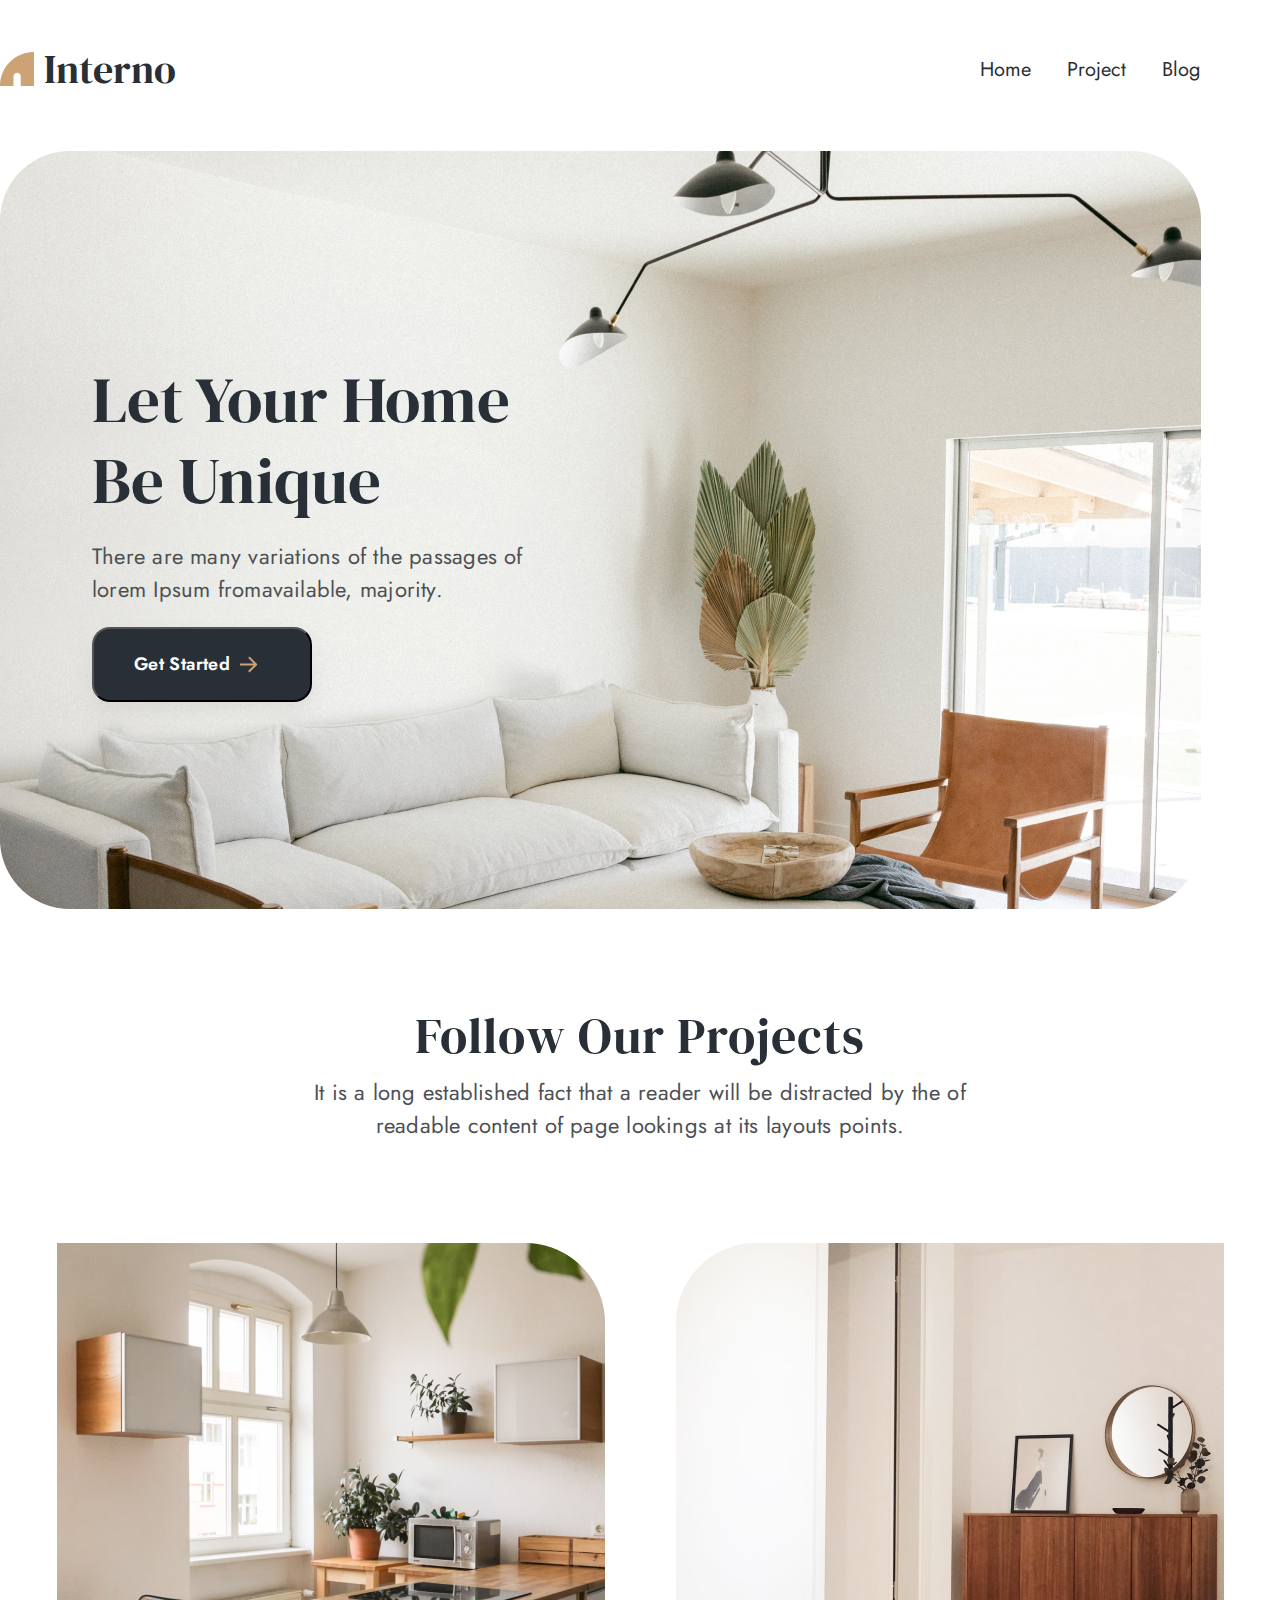
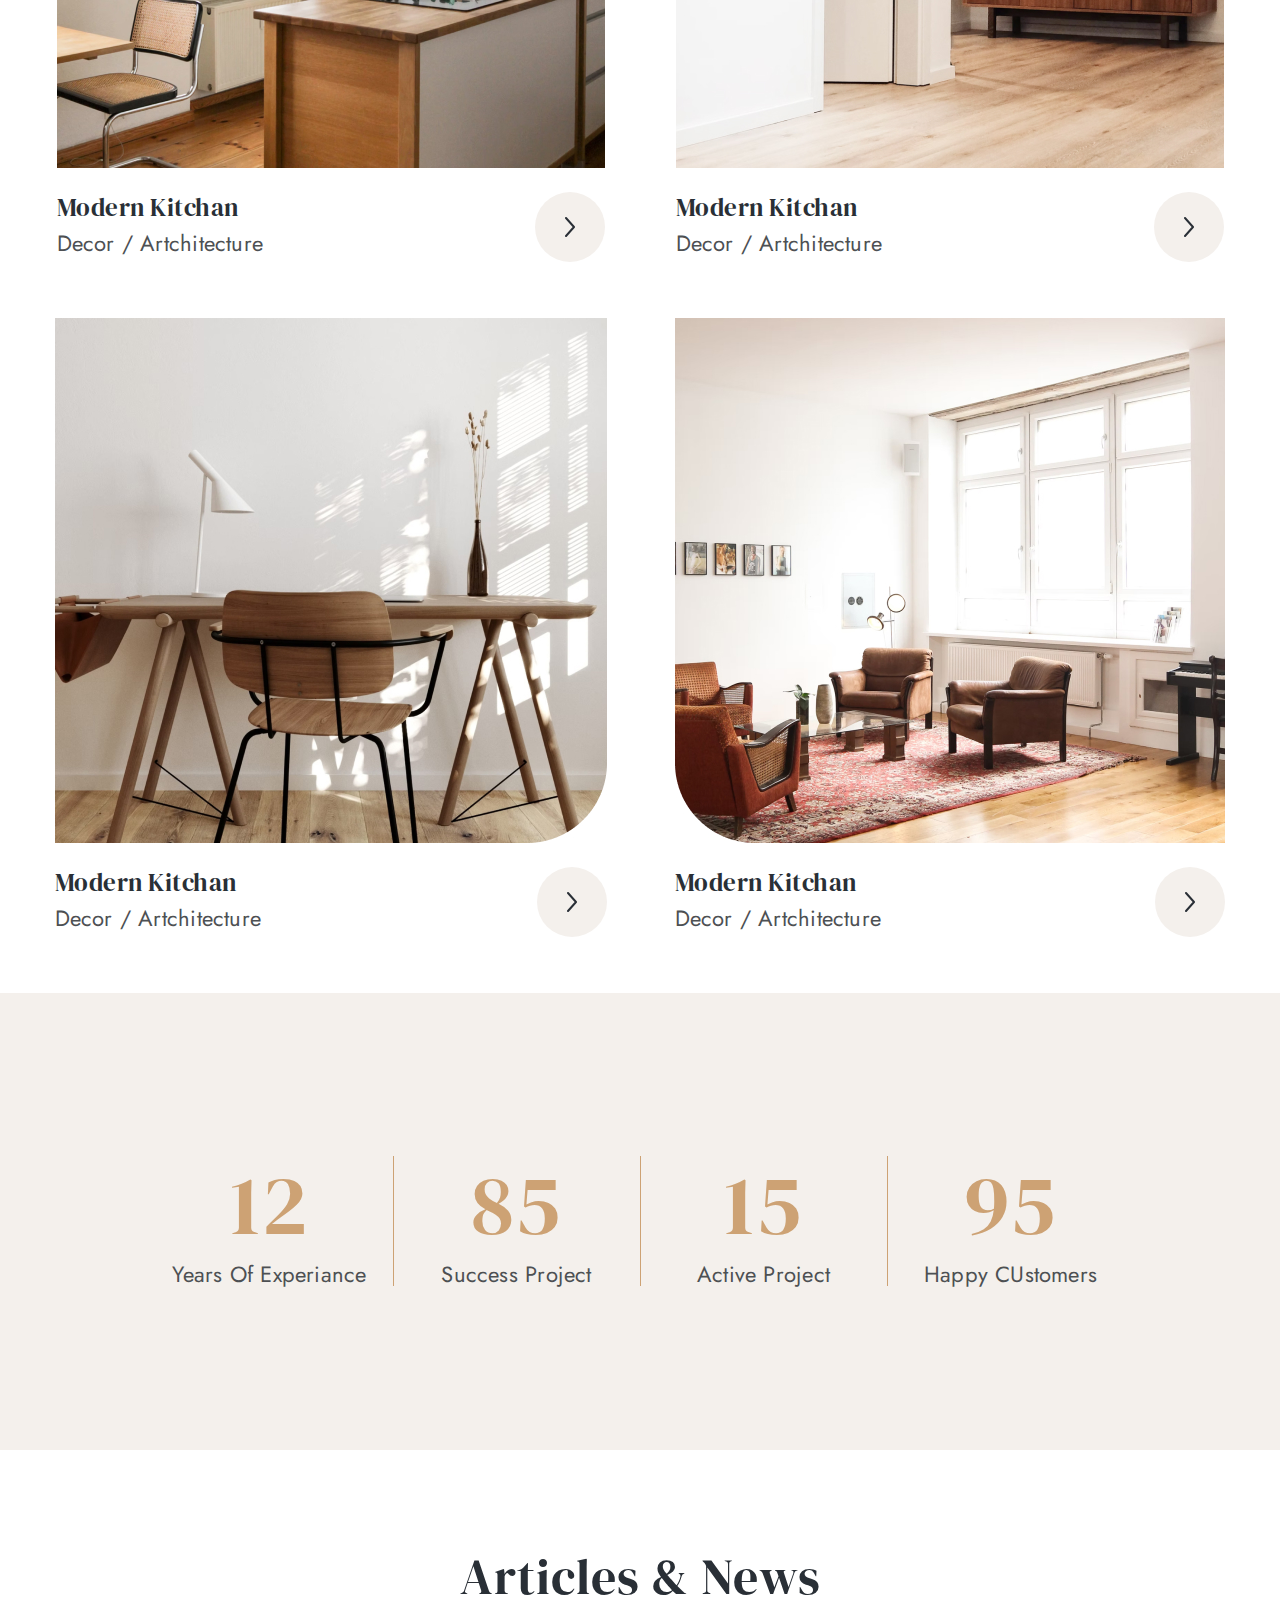
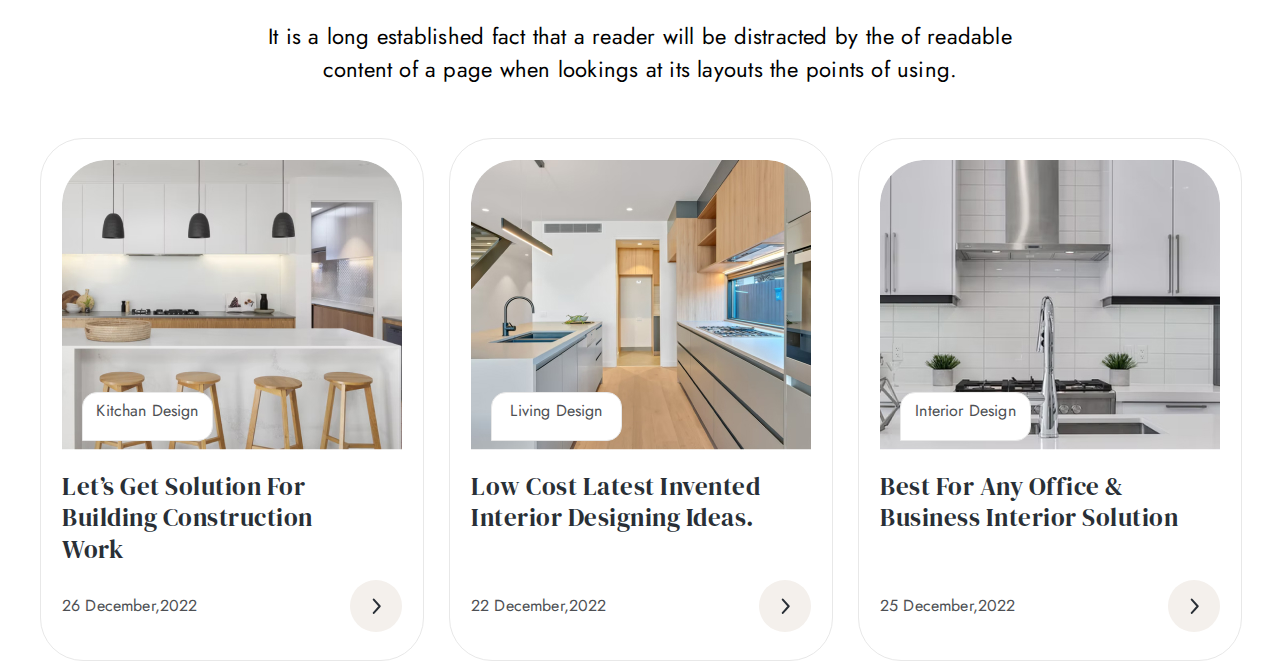
<file: index.html>
<!DOCTYPE html>
<html lang="en">

<head>
    <meta charset="UTF-8">
    <meta name="viewport" content="width=device-width, initial-scale=1.0">
    <link rel="stylesheet" href="style.css">
    <link rel="preconnect" href="https://fonts.googleapis.com">
    <link rel="preconnect" href="https://fonts.gstatic.com" crossorigin>
    <link href="https://fonts.googleapis.com/css2?family=DM+Serif+Display:ital@0;1&display=swap" rel="stylesheet">
    <link rel="preconnect" href="https://fonts.googleapis.com">
    <link rel="preconnect" href="https://fonts.gstatic.com" crossorigin>
    <link
        href="https://fonts.googleapis.com/css2?family=DM+Serif+Display&family=Jost:ital,wght@0,100..900;1,100..900&display=swap"
        rel="stylesheet">
    <title>Document</title>
</head>

<body>
    <header class="header center">
        <div class="header_logo">
            <img class="header_logo_img" src="img/Logo.svg" alt="logo">
            <h2 class="header_logo_title">Interno</h2>
        </div>
        <div class="header_menubar">
            <a class="header_menubar_link" href="#">Home</a>
            <a class="header_menubar_link" href="#">Project</a>
            <a class="header_menubar_link" href="#">Blog</a>
        </div>
    </header>
    <div class="top center">
        <img src="img/Main photo.jpg" alt="mainPhoto">
        <div class="top_intro">
            <h1 class="top_intro_title">Let Your Home
                Be Unique</h1>
            <p class="top_intro_text">There are many variations of the passages of
                lorem Ipsum fromavailable, majority.</p>
            <button class="top_intro_button">Get Started <svg width="18" height="17" viewBox="0 0 18 17" fill="none"
                    xmlns="http://www.w3.org/2000/svg">
                    <path d="M1 8.43542L14.7232 8.29857M9.61818 1.91138L16.1412 8.43436L9.48677 15.0887"
                        stroke="#CDA274" stroke-width="2" stroke-linecap="square" stroke-linejoin="round" />
                </svg>
            </button>
        </div>
    </div>
    <div class="project center">
        <h2 class="project_title">Follow Our Projects</h2>
        <p class="project_text">It is a long established fact that a reader will be distracted by the of readable
                content of page lookings at its layouts points.</p>
        <div class="project_items center">
                <div class="project_item">
                    <img src="img/Photo1.jpg" alt="Photo1">
                    <div class="project_item_description">
                        <div class="project_item_head">
                            <h3 class="project_item_heading">Modern Kitchan</h3>
                            <p class="project_item_text">Decor / Artchitecture</p>
                        </div>
                        <div class="project_item_button">
                            <svg width="10" height="20" viewBox="0 0 10 20" fill="none"
                                xmlns="http://www.w3.org/2000/svg">
                                <path d="M1 19L9 10L1 1" stroke="#292F36" stroke-width="2" stroke-linecap="round"
                                    stroke-linejoin="round" />
                            </svg>
                        </div>
                    </div>
                </div>
                <div class="project_item">
                    <img src="img/Photo2.jpg" alt="Photo2">
                    <div class="project_item_description">
                        <div class="project_item_head">
                            <h3 class="project_item_heading">Modern Kitchan</h3>
                            <p class="project_item_text">Decor / Artchitecture</p>
                        </div>
                        <div class="project_item_button">
                            <svg width="10" height="20" viewBox="0 0 10 20" fill="none"
                                xmlns="http://www.w3.org/2000/svg">
                                <path d="M1 19L9 10L1 1" stroke="#292F36" stroke-width="2" stroke-linecap="round"
                                    stroke-linejoin="round" />
                            </svg>
                        </div>
                    </div>
                </div>
                <div class="project_item">
                    <img src="img/Photo3.jpg" alt="Photo3">
                    <div class="project_item_description">
                        <div class="project_item_head">
                            <h3 class="project_item_heading">Modern Kitchan</h3>
                            <p class="project_item_text">Decor / Artchitecture</p>
                        </div>
                        <div class="project_item_button">
                            <svg width="10" height="20" viewBox="0 0 10 20" fill="none"
                                xmlns="http://www.w3.org/2000/svg">
                                <path d="M1 19L9 10L1 1" stroke="#292F36" stroke-width="2" stroke-linecap="round"
                                    stroke-linejoin="round" />
                            </svg>
                        </div>
                    </div>
                </div>
                <div class="project_item">
                    <img src="img/Photo4.jpg" alt="Photo4">
                    <div class="project_item_description">
                        <div class="project_item_head">
                            <h3 class="project_item_heading">Modern Kitchan</h3>
                            <p class="project_item_text">Decor / Artchitecture</p>
                        </div>
                        <div class="project_item_button">
                            <svg width="10" height="20" viewBox="0 0 10 20" fill="none"
                                xmlns="http://www.w3.org/2000/svg">
                                <path d="M1 19L9 10L1 1" stroke="#292F36" stroke-width="2" stroke-linecap="round"
                                    stroke-linejoin="round" />
                            </svg>
                        </div>

                    </div>

                </div>
        </div>
    </div>
    <div class="counter">
        <div class="counter_box">
            <h1 class="counter_box_header">12</h1>
            <p class="counter_box_text">Years Of Experiance</p>
        </div>
        <div class="counter_box">
            <h1 class="counter_box_header">85</h1>
            <p class="counter_box_text">Success Project</p>
        </div> 
        <div class="counter_box">
            <h1 class="counter_box_header">15</h1>
            <p class="counter_box_text">Active Project</p>
        </div>
        <div class="counter_box">
            <h1 class="counter_box_header">95</h1>
            <p class="counter_box_text">Happy CUstomers</p>
        </div>
    </div>
    <article class="article center">
        <h1 class="article_header">Articles & News</h1>
        <p class="article_text">It is a long established fact that a reader will be distracted by the of readable content of a page when lookings at its layouts the points of using.</p>
        <div class="article_items">
            <div class="article_box">
                <img class="article_box_image" src="img/Image1.jpg" alt="Image1">
                <div class="article_box_button">Kitchan Design</div>
                <h2 class="article_box_title">Let’s Get Solution For Building Construction Work</h2>
                <div class="article_box_date-button">
                    <p class="article_box_date-button_date">26 December,2022 </p>
                    <div class="article_box_date-button_button"><svg width="9" height="16" viewBox="0 0 9 16" fill="none" xmlns="http://www.w3.org/2000/svg">
                        <path d="M1.77142 14.9527L7.71428 8.267L1.77142 1.58128" stroke="#292F36" stroke-width="2" stroke-linecap="round" stroke-linejoin="round"/>
                        </svg>
                    </div>
                </div>



            </div>

            <div class="article_box">
                <img class="article_box_image" src="img/Image2.jpg" alt="Image2">
                <div class="article_box_button">Living Design</div>
                <h2 class="article_box_title">Low Cost Latest Invented Interior Designing
                    Ideas.</h2>
                <div class="article_box_date-button">
                    <p class="article_box_date-button_date">22 December,2022 </p>
                    <div class="article_box_date-button_button"><svg width="9" height="16" viewBox="0 0 9 16" fill="none" xmlns="http://www.w3.org/2000/svg">
                        <path d="M1.77142 14.9527L7.71428 8.267L1.77142 1.58128" stroke="#292F36" stroke-width="2" stroke-linecap="round" stroke-linejoin="round"/>
                        </svg>
                    </div>
                </div>



            </div>

            <div class="article_box">
                <img class="article_box_image" src="img/Image3.jpg" alt="Image3">
                <div class="article_box_button">Interior Design</div>
                <h2 class="article_box_title">Best For Any Office & Business Interior 
                    Solution</h2>
                <div class="article_box_date-button">
                    <p class="article_box_date-button_date">25 December,2022 </p>
                    <div class="article_box_date-button_button"><svg width="9" height="16" viewBox="0 0 9 16" fill="none" xmlns="http://www.w3.org/2000/svg">
                        <path d="M1.77142 14.9527L7.71428 8.267L1.77142 1.58128" stroke="#292F36" stroke-width="2" stroke-linecap="round" stroke-linejoin="round"/>
                        </svg>
                    </div>
                </div>



            </div>

        </div>
    </article>

</body>

</html>
</file>
<file: style.css>
* {
    margin: 0;
    padding: 0;
}

a {
    text-decoration: none;
}

body{
    font-family: 'DM Serif Display', sans-serif;
    overflow-x: hidden;
}

.center {
    padding-left: calc(50% - 640px);
    padding-right: calc(50% - 640px);
}

.header {
    width: 1200px;
    margin-top: 44px;
    margin-bottom: 57px;
    display: flex;
    align-items: center;
    justify-content: space-between;
}
.header_logo {
    display: flex;
    align-items: center;
    gap: 10px;
}

.header_logo_title {
    font-size: 40px;
    font-weight: 400;
    line-height: 50px;
    text-align: left;
    color: #292F36;
}

.header_menubar {
    display: flex;
    align-items: center;
    gap: 36px;
}

.header_menubar_link {
    font-family: 'Jost';
    font-size: 20px;
    font-weight: 400;
    line-height: 25px;
    text-align: center;
    color: #292F36;
}

.top {
    width: 1200px;
    height: 758px;
    position: relative;
}

.top_intro {
    width: 434px;
    position: absolute;
    top: 208px;
    left: 92px;
}

.top_intro_title {
    font-size: 65px;
    font-weight: 400;
    line-height: 81.25px;
    text-align: left;
    color: #292F36;
}

.top_intro_text {
    font-family: Jost;
    font-size: 22px;
    font-weight: 400;
    line-height: 33px;
    letter-spacing: 0.01em;
    text-align: left;
    color: #4D5053;
    margin-top: 18px;
    margin-bottom: 21px;
}

.top_intro_button {
    width: 220px;
    height: 75px;
    padding: 26px 48px 26px 40px;
    gap: 10px;
    border-radius: 18px;
    opacity: 0px;
    background-color: #292F36;
    box-shadow: 0px 10px 20px 0px #C0C0C059;
    display: flex;
    align-items: center;
    font-family: Jost;
    font-size: 18px;
    font-weight: 600;
    line-height: 22.5px;
    letter-spacing: 0.02em;
    text-align: center;
    color: #FFFFFF;
}

.project {
    display: flex;
    flex-direction: column;
    align-items: center;
    gap: 8px;
    margin-top: 96px;
}

.project_title {
    font-size: 50px;
    font-weight: 400;
    line-height: 62.5px;
    letter-spacing: 0.02em;
    text-align: center;
    color: #292F36;
}

.project_text {
    font-family: Jost;
    font-size: 22px;
    font-weight: 400;
    line-height: 33px;
    letter-spacing: 0.01em;
    text-align: center;
    color: #4D5053;
    width: 737px;
    height: 66px;
}

.project_items {
    display: grid;
    grid-template-columns: repeat(2, 619px);
    justify-items: center;
    margin-top: 93px;
}

.project_item {
    display: flex;
    flex-direction: column;
    gap: 24px;
    margin-bottom: 56px;
}

.project_item_description {
    display: flex;
    justify-content: space-between;
}

.project_item_head {
    display: flex;
    flex-direction: column;
    gap: 4px;
}

.project_item_heading {
    font-size: 25px;
    font-weight: 400;
    line-height: 31.25px;
    letter-spacing: 0.02em;
    text-align: left;
    color: #292F36;
}

.project_item_text {
    font-family: Jost;
    font-size: 22px;
    font-weight: 400;
    line-height: 33px;
    letter-spacing: 0.01em;
    text-align: left;
    color: #4D5053;
}

.project_item_button {
    width: 70px;
    height: 70px;
    border-radius: 90%;
    background-color: #F4F0EC;
    display: flex;
    align-items: center;
    justify-content: center;
}

.counter {
    background-color: #F4F0EC;
    height: 457px;
    display: flex;
    align-items: center;
    justify-content: center;
}

.counter_box {
    width: 246px;
    height: 130px;
    border-right: 1px solid #CDA274;
    display: flex;
    flex-direction: column;
    justify-content: center;
    align-items: center;
}

.counter_box:last-child {
    border-right: none;
}

.counter_box_header {
    font-size: 85px;
    font-weight: 400;
    line-height: 106.25px;
    letter-spacing: 0.02em;
    text-align: left;
    color: #CDA274;
}

.counter_box_text {
    font-family: Jost;
    font-size: 22px;
    font-weight: 400;
    line-height: 33px;
    letter-spacing: 0.01em;
    text-align: left;
    color: #4D5053;
}

.article {
    margin-top: 96px;
    display: flex;
    flex-direction: column;
    align-items: center;
}

.article_header {
    font-size: 50px;
    font-weight: 400;
    line-height: 62.5px;
    letter-spacing: 0.02em;
    text-align: center;
    color: #292F36;
    margin-bottom: 12px;
}

.article_text {
    font-family: Jost;
    font-size: 22px;
    font-weight: 400;
    line-height: 33px;
    letter-spacing: 0.01em;
    text-align: center;
    color: 4D5053;
    width: 811px;
    margin-bottom: 52px;
}

.article_items {
    display: grid;
    grid-template-columns: repeat(3, 382px);
    gap: 27px;
}

.article_box {
    width: 382px;
    height: 521px;
    border: 1px solid hsl(0, 0%, 91%);
    border-radius: 43px;
    position: relative;
}
.article_box:hover {
    background-color: #E7E7E7;
}

.article_box_image {
    border-top-left-radius: 43px;
    border-top-right-radius: 43px;
    position: absolute;
    top: 21px;
    left: 21px;
}

.article_box_button {
    width: 129px;
    height: 41px;
    background-color: #FFFFFF;
    position: absolute;
    top: 253px;
    left: 41px;
    font-family: Jost;
    font-size: 16px;
    font-weight: 400;
    line-height: 24px;
    letter-spacing: 0.01em;
    color: #4D5053;
    text-align: center;
    padding-top: 6px;
    border: 1px solid hsl(0, 0%, 91%);
    border-radius: 15px 15px 15px 0px;
}

.article_box_title {
    font-size: 25px;
    font-weight: 400;
    line-height: 31.25px;
    letter-spacing: 0.02em;
    text-align: left;
    color: #292F36;
    position: absolute;
    top: 332px;
    left: 21px;
    width: 305px;
}

.article_box_date-button {
    position: absolute;
    top: 441px;
    left: 21px;
    width: 340px;
    display: flex;
    justify-content: space-between;
    align-items: center;
}

.article_box_date-button_date {
    font-family: Jost;
    font-size: 16px;
    font-weight: 400;
    line-height: 24px;
    letter-spacing: 0.01em;
    text-align: left;
    color: #4D5053;
}

.article_box_date-button_button {
    width: 52px;
    height: 52px;
    border-radius: 90%;
    display: flex;
    align-items: center;
    justify-content: center;
    background-color: #F4F0EC;
}
</file>
